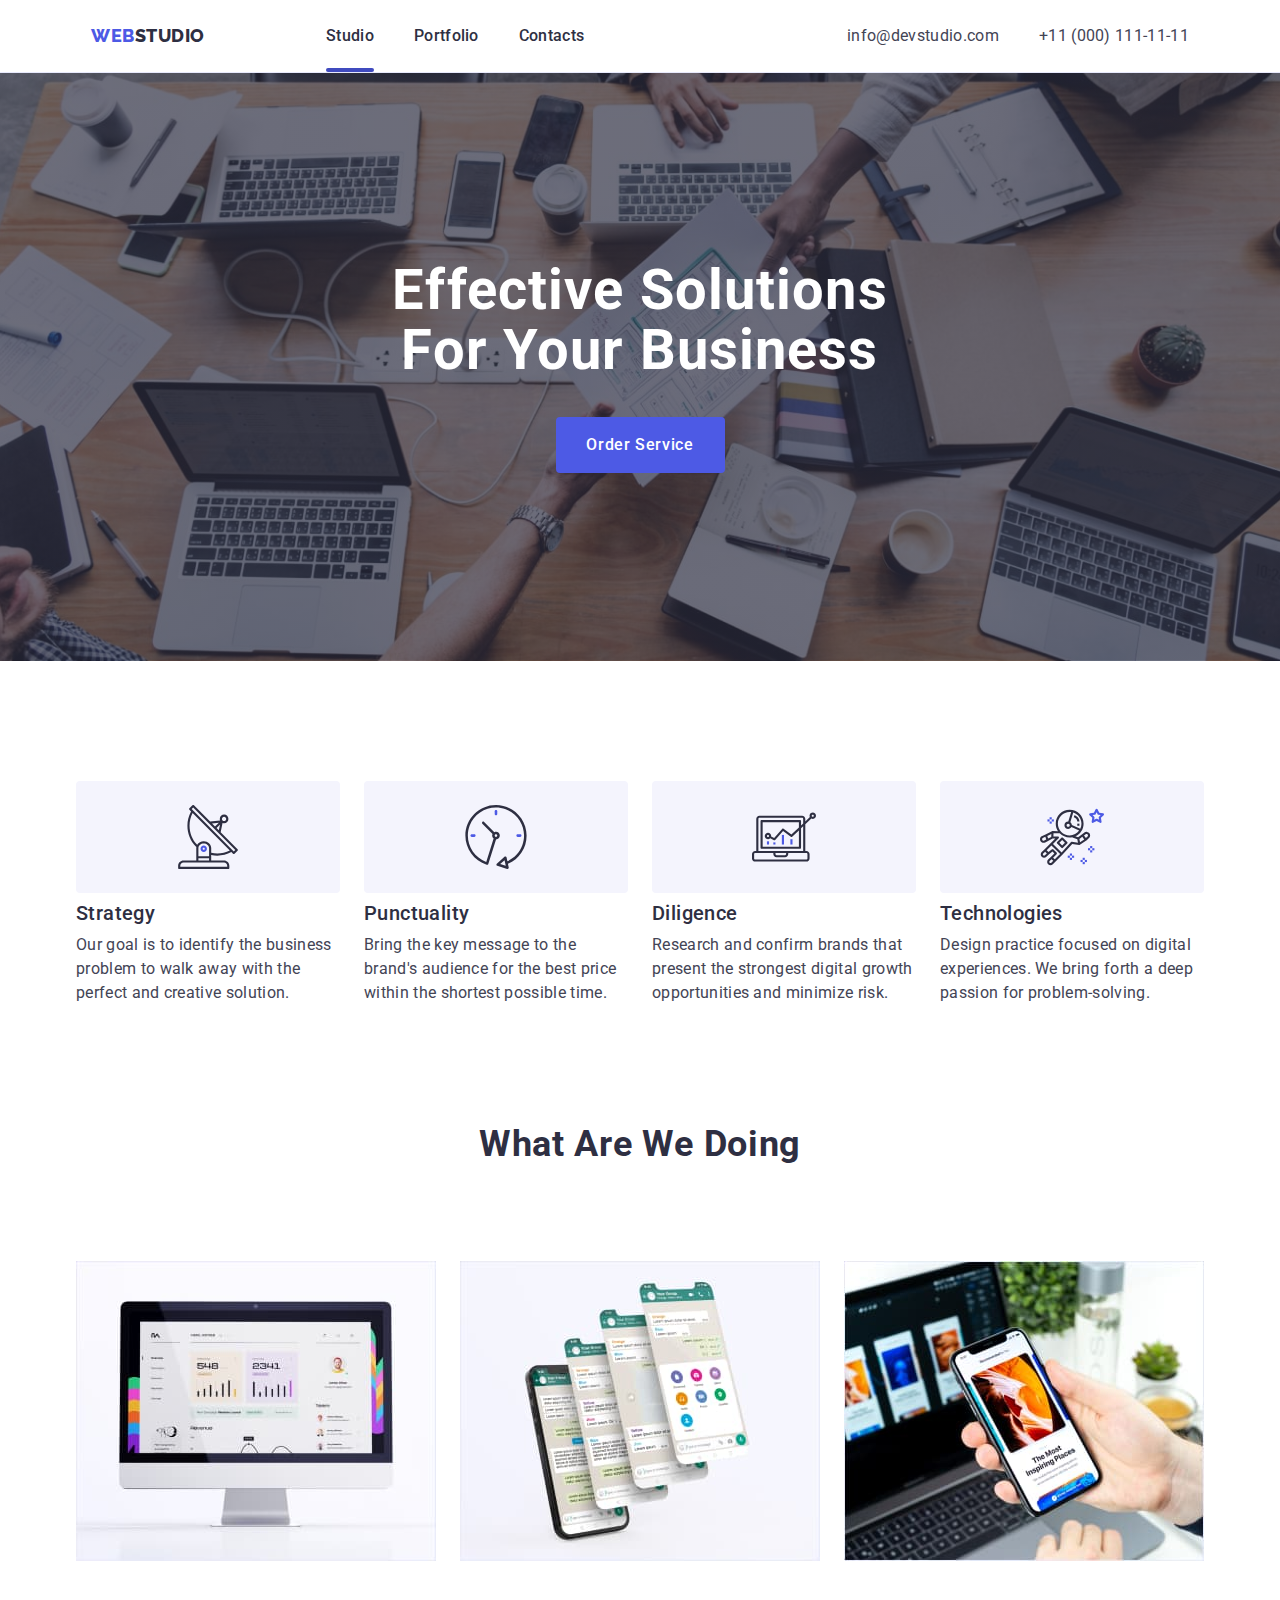
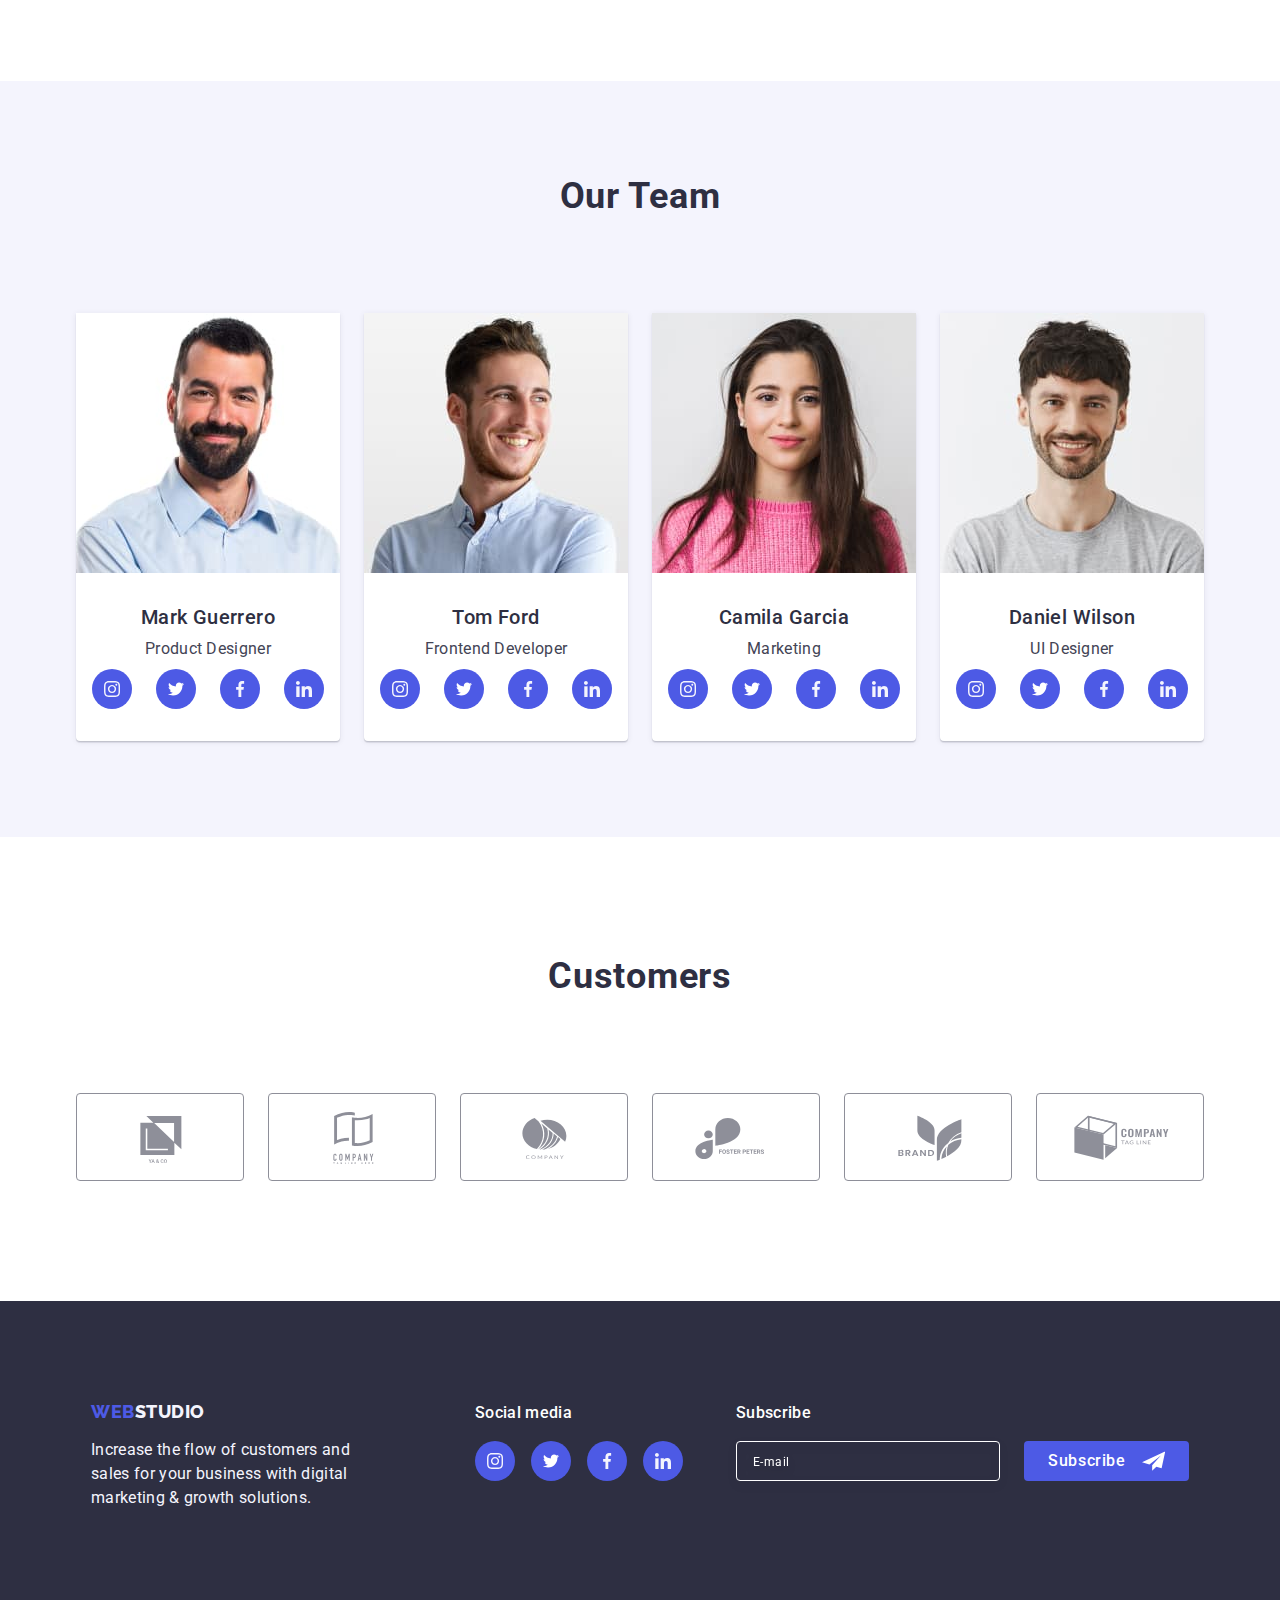
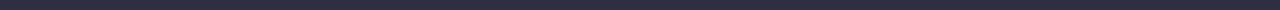
<file: index.html>
<!DOCTYPE html>
<html lang="en">
  <head>
    <meta charset="UTF-8" />
    <meta http-equiv="X-UA-Compatible" content="IE=edge" />
    <meta name="viewport" content="width=device-width, initial-scale=1.0" />
    <link rel="preconnect" href="https://fonts.googleapis.com" />
    <link rel="preconnect" href="https://fonts.gstatic.com" crossorigin />
    <link
      href="https://fonts.googleapis.com/css2?family=Raleway:wght@800&family=Roboto:wght@400;500;700;900&display=swap"
      rel="stylesheet"
    />
    <link
      rel="stylesheet"
      href="https://cdn.jsdelivr.net/npm/modern-normalize@1.0.0/modern-normalize.min.css"
    />
    <link rel="stylesheet" href="./css/styles.css" />
    <link rel="stylesheet" href="./css/media.css" />
    <title>Document</title>
  </head>
  <body>
    <header>
      <div class="container-header container">
        <nav class="page-nav">
          <div class="container-button-menu">
            <a href="./index.html" class="logo link"
              >Web<span class="logo-studio">Studio</span>
            </a>
            <button type="submit" class="button-menu" data-mob-open>
              <svg class="button-menu-icon" width="32" height="22">
                <use href="./images/sprite.svg#round-menu"></use>
              </svg>
            </button>
          </div>
          <ul class="list menu">
            <li class="list link">
              <a class="link-header link active" href="./index.html">Studio</a>
            </li>
            <li class="list link">
              <a href="./portfolio.html" class="link-header link">Portfolio</a>
            </li>
            <li class="list link">
              <a class="link-header link" href="">Contacts</a>
            </li>
          </ul>
        </nav>
        <address class="address-phone-mail">
          <ul class="list address-list">
            <li class="list link">
              <a href="mailto:info@devstudio.com" class="link-address address link"
                >info@devstudio.com</a
              >
            </li>
            <li class="list link">
              <a href="tel:+110001111111" class="address link"
                >+11 (000) 111-11-11</a
              >
            </li>
          </ul>
        </address>
      </div>
      <div class="mob-menu is-hidden" data-mob>
        <div>
          <button type="button" class="mob-close-btn" data-mob-close>
            <svg class="mob-close-icon" width="8" height="8">
              <use href="./images/sprite.svg#close"></use>
            </svg>
          </button>
          <nav>
            <ul class="list mob-menu-list">
              <li class="list link menu-link">
                <a class="mob-link-header link active" href="./index.html"
                  >Studio</a
                >
              </li>
              <li class="list link menu-link">
                <a href="./portfolio.html" class="mob-link-header link"
                  >Portfolio</a
                >
              </li>
              <li class="list link menu-link">
                <a class="mob-link-header link" href="">Contacts</a>
              </li>
            </ul>
          </nav>
        </div>
        <div>
          <address class="mob-address">
            <ul class="list mob-address-list">
              <li class="list link">
                <a href="tel:+110001111111" class="address phone-link link"
                  >+11 (000) 111-11-11</a
                >
              </li>
              <li class="list link">
                <a href="mailto:info@devstudio.com" class="address-link link"
                  >info@devstudio.com</a
                >
              </li>
            </ul>
          </address>
          <ul class="list mobile-list social-list">
            <li class="networks-item mobile-item">
              <a href="" class="networks-link">
                <svg class="icon-networks" width="16" height="16">
                  <use href="./images/sprite.svg#instagram"></use>
                </svg>
              </a>
            </li>
            <li class="networks-item mobile-item">
              <a href="" class="networks-link">
                <svg class="icon-networks" width="16" height="16">
                  <use href="./images/sprite.svg#twitter"></use>
                </svg>
              </a>
            </li>
            <li class="networks-item mobile-item">
              <a href="" class="networks-link">
                <svg class="icon-networks" width="16" height="16">
                  <use href="./images/sprite.svg#facebook"></use>
                </svg>
              </a>
            </li>
            <li class="networks-item mobile-item">
              <a href="" class="networks-link">
                <svg class="icon-networks" width="16" height="16">
                  <use href="./images/sprite.svg#linkedin"></use>
                </svg>
              </a>
            </li>
          </ul>
        </div>
      </div>
    </header>
    <main>
      <section class="hero-section background">
        <div class="container">
          <h1 class="hero">Effective Solutions for Your Business</h1>
          <button type="button" class="button-hero" data-modal-open>
            Order Service
          </button>
        </div>
      </section>
      <!--***********features section ----------------------->
      <section class="features-section">
        <div class="container">
          <h2 hidden class="features">Features</h2>
          <ul class="list features-list">
            <li class="list list-features">
              <div class="container-icon">
                <svg class="format-icon" width="64" height="64">
                  <use href="./images/sprite.svg#antenna"></use>
                </svg>
              </div>

              <h3 class="features-title">Strategy</h3>
              <p class="features-text">
                Our goal is to identify the business problem to walk away with
                the perfect and creative solution.
              </p>
            </li>
            <li class="list list-features">
              <div class="container-icon">
                <svg class="format-icon" width="64" height="64">
                  <use href="./images/sprite.svg#clock"></use>
                </svg>
              </div>

              <h3 class="features-title">Punctuality</h3>
              <p class="features-text">
                Bring the key message to the brand's audience for the best price
                within the shortest possible time.
              </p>
            </li>
            <li class="list list-features">
              <div class="container-icon">
                <svg class="format-icon" width="64" height="64">
                  <use href="./images/sprite.svg#diagram"></use>
                </svg>
              </div>
              <h3 class="features-title">Diligence</h3>
              <p class="features-text">
                Research and confirm brands that present the strongest digital
                growth opportunities and minimize risk.
              </p>
            </li>
            <li class="list list-features">
              <div class="container-icon">
                <svg class="format-icon" width="64" height="64">
                  <use href="./images/sprite.svg#astronaut"></use>
                </svg>
              </div>
              <h3 class="features-title">Technologies</h3>
              <p class="features-text">
                Design practice focused on digital experiences. We bring forth a
                deep passion for problem-solving.
              </p>
            </li>
          </ul>
        </div>
      </section>
      <section class="white-section">
        <div class="container">
          <h2 class="caption-section">What are we doing</h2>
          <ul class="list list-container">
            <li class="list">
              <img
                src="./images/img-1.jpg"
                srcset="./images/Rectangle71-2x--min.jpg 2x"
                width="360"
                alt="monitor with content"
              />
            </li>
            <li class="list">
              <img
                src="./images/img-2.jpg"
                srcset="./images/Rectangle71-2x-1-min.jpg 2x"
                width="360"
                alt="a phone with a WhatsApp image"
              />
            </li>
            <li class="list">
              <img
                src="./images/img-3.jpg"
                srcset="./images/Rectangle71-2x-2-min.jpg 2x"
                width="360"
                alt="phone and computer"
              />
            </li>
          </ul>
        </div>
      </section>
      <!--! /*!============ Our Team=============== */ -->
      <section class="section-team">
        <div class="our-team container">
          <h2 class="caption-section">Our Team</h2>
          <ul class="list card-set">
            <li class="list team-background border-shadow">
              <img
                src="./images/photo-3.jpg"
                srcset="./images/img-2x-3-min.jpg 2x"
                width="264"
                alt="Mark Guerrero Product Designer"
              />
              <div class="card-height">
                <h3 class="title-name">Mark Guerrero</h3>
                <p class="position">Product Designer</p>
                <ul class="list social-list">
                  <li class="networks-item">
                    <a href="" class="networks-link">
                      <svg class="icon-networks" width="16" height="16">
                        <use href="./images/sprite.svg#instagram"></use>
                      </svg>
                    </a>
                  </li>
                  <li class="networks-item">
                    <a href="" class="networks-link">
                      <svg class="icon-networks" width="16" height="16">
                        <use href="./images/sprite.svg#twitter"></use>
                      </svg>
                    </a>
                  </li>
                  <li class="networks-item">
                    <a href="" class="networks-link">
                      <svg class="icon-networks" width="16" height="16">
                        <use href="./images/sprite.svg#facebook"></use>
                      </svg>
                    </a>
                  </li>
                  <li class="networks-item">
                    <a href="" class="networks-link">
                      <svg class="icon-networks" width="16" height="16">
                        <use href="./images/sprite.svg#linkedin"></use>
                      </svg>
                    </a>
                  </li>
                </ul>
              </div>
            </li>
            <li class="list team-background border-shadow">
              <img
                src="./images/photo-2.jpg"
                srcset="./images/img-2x-2-min.jpg 2x"
                width="264"
                alt="Tom Ford Frontend Developer"
              />
              <div class="card-height">
                <h3 class="title-name">Tom Ford</h3>
                <p class="position">Frontend Developer</p>
                <ul class="list social-list">
                  <li class="networks-item">
                    <a href="" class="networks-link">
                      <svg class="icon-networks" width="16" height="16">
                        <use href="./images/sprite.svg#instagram"></use>
                      </svg>
                    </a>
                  </li>
                  <li class="networks-item">
                    <a href="" class="networks-link">
                      <svg class="icon-networks" width="16" height="16">
                        <use href="./images/sprite.svg#twitter"></use>
                      </svg>
                    </a>
                  </li>
                  <li class="networks-item">
                    <a href="" class="networks-link">
                      <svg class="icon-networks" width="16" height="16">
                        <use href="./images/sprite.svg#facebook"></use>
                      </svg>
                    </a>
                  </li>
                  <li class="networks-item">
                    <a href="" class="networks-link">
                      <svg class="icon-networks" width="16" height="16">
                        <use href="./images/sprite.svg#linkedin"></use>
                      </svg>
                    </a>
                  </li>
                </ul>
              </div>
            </li>
            <li class="list team-background border-shadow">
              <img
                src="./images/photo-1.jpg"
                srcset="./images/img-2x-1-min.jpg 2x"
                width="264"
                alt="Camila Garcia Marketing"
              />
              <div class="card-height">
                <h3 class="title-name">Camila Garcia</h3>
                <p class="position">Marketing</p>
                <ul class="list social-list">
                  <li class="networks-item">
                    <a href="" class="networks-link">
                      <svg class="icon-networks" width="16" height="16">
                        <use href="./images/sprite.svg#instagram"></use>
                      </svg>
                    </a>
                  </li>
                  <li class="networks-item">
                    <a href="" class="networks-link">
                      <svg class="icon-networks" width="16" height="16">
                        <use href="./images/sprite.svg#twitter"></use>
                      </svg>
                    </a>
                  </li>
                  <li class="networks-item">
                    <a href="" class="networks-link">
                      <svg class="icon-networks" width="16" height="16">
                        <use href="./images/sprite.svg#facebook"></use>
                      </svg>
                    </a>
                  </li>
                  <li class="networks-item">
                    <a href="" class="networks-link">
                      <svg class="icon-networks" width="16" height="16">
                        <use href="./images/sprite.svg#linkedin"></use>
                      </svg>
                    </a>
                  </li>
                </ul>
              </div>
            </li>
            <li class="list team-background border-shadow">
              <img
                src="./images/photo.jpg"
                width="264"
                alt="Daniel Wilson UI Designer"
              />
              <div class="card-height">
                <h3 class="title-name">Daniel Wilson</h3>
                <p class="position">UI Designer</p>
                <ul class="list social-list">
                  <li class="networks-item">
                    <a href="" class="networks-link">
                      <svg class="icon-networks" width="16" height="16">
                        <use href="./images/sprite.svg#instagram"></use>
                      </svg>
                    </a>
                  </li>
                  <li class="networks-item">
                    <a href="" class="networks-link">
                      <svg class="icon-networks" width="16" height="16">
                        <use href="./images/sprite.svg#twitter"></use>
                      </svg>
                    </a>
                  </li>
                  <li class="networks-item">
                    <a href="" class="networks-link">
                      <svg class="icon-networks" width="16" height="16">
                        <use href="./images/sprite.svg#facebook"></use>
                      </svg>
                    </a>
                  </li>
                  <li class="networks-item">
                    <a href="" class="networks-link">
                      <svg class="icon-networks" width="16" height="16">
                        <use href="./images/sprite.svg#linkedin"></use>
                      </svg>
                    </a>
                  </li>
                </ul>
              </div>
            </li>
          </ul>
        </div>
      </section>
      <!--! /*!+++++++++++++++ CUSTOMERS++++++++++++++++++======= */ -->
      <section class="customers-section">
        <div class="container customers-container">
          <h2 class="caption-section">Customers</h2>
          <ul class="customers-list list">
            <li class="customers-item">
              <a href="" class="customers-link">
                <svg class="customers-icon" width="104" height="56">
                  <use href="./images/sprite.svg#Logo"></use>
                </svg>
              </a>
            </li>
            <li class="customers-item">
              <a href="" class="customers-link">
                <svg class="customers-icon" width="104" height="56">
                  <use href="./images/sprite.svg#Logo-1"></use>
                </svg>
              </a>
            </li>
            <li class="customers-item">
              <a href="" class="customers-link">
                <svg class="customers-icon" width="104" height="56">
                  <use href="./images/sprite.svg#Logo-2"></use>
                </svg>
              </a>
            </li>
            <li class="customers-item">
              <a href="" class="customers-link">
                <svg class="customers-icon" width="104" height="56">
                  <use href="./images/sprite.svg#Logo-3"></use>
                </svg>
              </a>
            </li>
            <li class="customers-item">
              <a href="" class="customers-link">
                <svg class="customers-icon" width="104" height="56">
                  <use href="./images/sprite.svg#Logo-4"></use>
                </svg>
              </a>
            </li>
            <li class="customers-item">
              <a href="" class="customers-link">
                <svg class="customers-icon" width="104" height="56">
                  <use href="./images/sprite.svg#Logo-5"></use>
                </svg>
              </a>
            </li>
          </ul>
        </div>
      </section>
    </main>
    <!--!!!!!!!!!!!!!!!!!!!!! footer !!!!!!!!!!!!!!!!!!!!!!!!!!!!!!!!!-->
    <footer class="footer">
      <div class="container footer-position">
        <div class="footer-logo-container">
          <a href="./index.html" class="logo-footer link"
            >Web<span class="logo-studio-footer">Studio</span></a
          >
          <p class="text-footer">
            Increase the flow of customers and sales for your business with
            digital marketing & growth solutions.
          </p>
        </div>
        <div class="footer-networks">
          <p class="text-networks">Social media</p>
          <ul class="list social-list social-item">
            <li class="networks-item">
              <a href="" class="networks-link link-footer">
                <svg class="icon-networks" width="16" height="16">
                  <use href="./images/sprite.svg#instagram"></use>
                </svg>
              </a>
            </li>
            <li class="networks-item">
              <a href="" class="networks-link link-footer">
                <svg class="icon-networks" width="16" height="16">
                  <use href="./images/sprite.svg#twitter"></use>
                </svg>
              </a>
            </li>
            <li class="networks-item">
              <a href="" class="networks-link link-footer">
                <svg class="icon-networks" width="16" height="16">
                  <use href="./images/sprite.svg#facebook"></use>
                </svg>
              </a>
            </li>
            <li class="networks-item">
              <a href="" class="networks-link link-footer">
                <svg class="icon-networks" width="16" height="16">
                  <use href="./images/sprite.svg#linkedin"></use>
                </svg>
              </a>
            </li>
          </ul>
        </div>
        <div class="subscribe-container">
          <p class="subscribe-title">Subscribe</p>
          <form action="" class="subscribe-form">
            <input
              id="email"
              type="email"
              name="email"
              placeholder="E-mail"
              class="subscribe-email"
              required
            />
            <button type="submit" class="subscribe-button">
              <span class="subscribe-button-text"
                >Subscribe<svg
                  class="email-icon-subscribe"
                  width="24"
                  height="24"
                >
                  <use href="./images/icons.svg#telegram"></use>
                </svg>
              </span>
            </button>
          </form>
        </div>
      </div>
    </footer>
    <div class="backdrop is-hidden" data-modal>
      <div class="modal">
        <button type="button" class="modal-close-btn" data-modal-close>
          <svg class="modal-close-icon" width="8" height="8">
            <use href="./images/sprite.svg#close"></use>
          </svg>
        </button>
        <div class="container-form-modal">
          <p class="modal-title">
            Leave your contacts and we will call you back
          </p>
          <form action="" class="modal-form">
            <div class="user-info">
              <label for="user-name">
                <p class="text-form-modal">Name</p></label
              >
              <div class="input-container">
                <input
                  type="text"
                  id="user-name"
                  name="user-name"
                  class="modal-input"
                  required
                /><svg class="modal-icon" width="18" height="18">
                  <use href="./images/icons.svg#person-black"></use>
                </svg>
              </div>

              <label for="user-tel"><p class="text-form-modal">Phone</p></label>
              <div class="input-container">
                <input
                  id="user-tel"
                  type="tel"
                  name="user-tel"
                  class="modal-input"
                  required
                />
                <svg class="modal-icon" width="18" height="24">
                  <use href="./images/icons.svg#phone-black"></use>
                </svg>
              </div>
              <label for="user-email"
                ><p class="text-form-modal">Email</p></label
              >
              <div class="input-container">
                <input
                  id="user-email"
                  type="email"
                  name="user-email"
                  class="modal-input"
                  required
                />
                <svg class="modal-icon" width="18" height="24">
                  <use href="./images/icons.svg#email-black"></use>
                </svg>
              </div>

              <label for="user-text"
                ><p class="text-form-modal">Comment</p>
              </label>
              <textarea
                name="user-text"
                id="user-text"
                class="modal-textarea modal-input"
                placeholder="Text input"
              ></textarea>
            </div>
            <div>
              <label class="modal-checkbox">
                <div class="fake-checkbox">
                  <input type="checkbox" name="confirm" class="confirm-check" />
                  <svg class="mark-icon" width="10" heigth="8">
                    <use href="./images/icons.svg#mark"></use>
                  </svg>
                </div>
                <p class="text-form-modal text-policy">
                  I accept the terms and conditions of the
                  <a href="#" class="link-policy">Privacy Policy</a>
                </p></label
              >
            </div>
            <div class="modal-button-send">
              <button type="submit" class="button-send">Send</button>
            </div>
          </form>
        </div>
      </div>
    </div>
    <script src="./js/modal.js"></script>
    <script src="./js/mobile-menu.js"></script>
  </body>
</html>
</file>
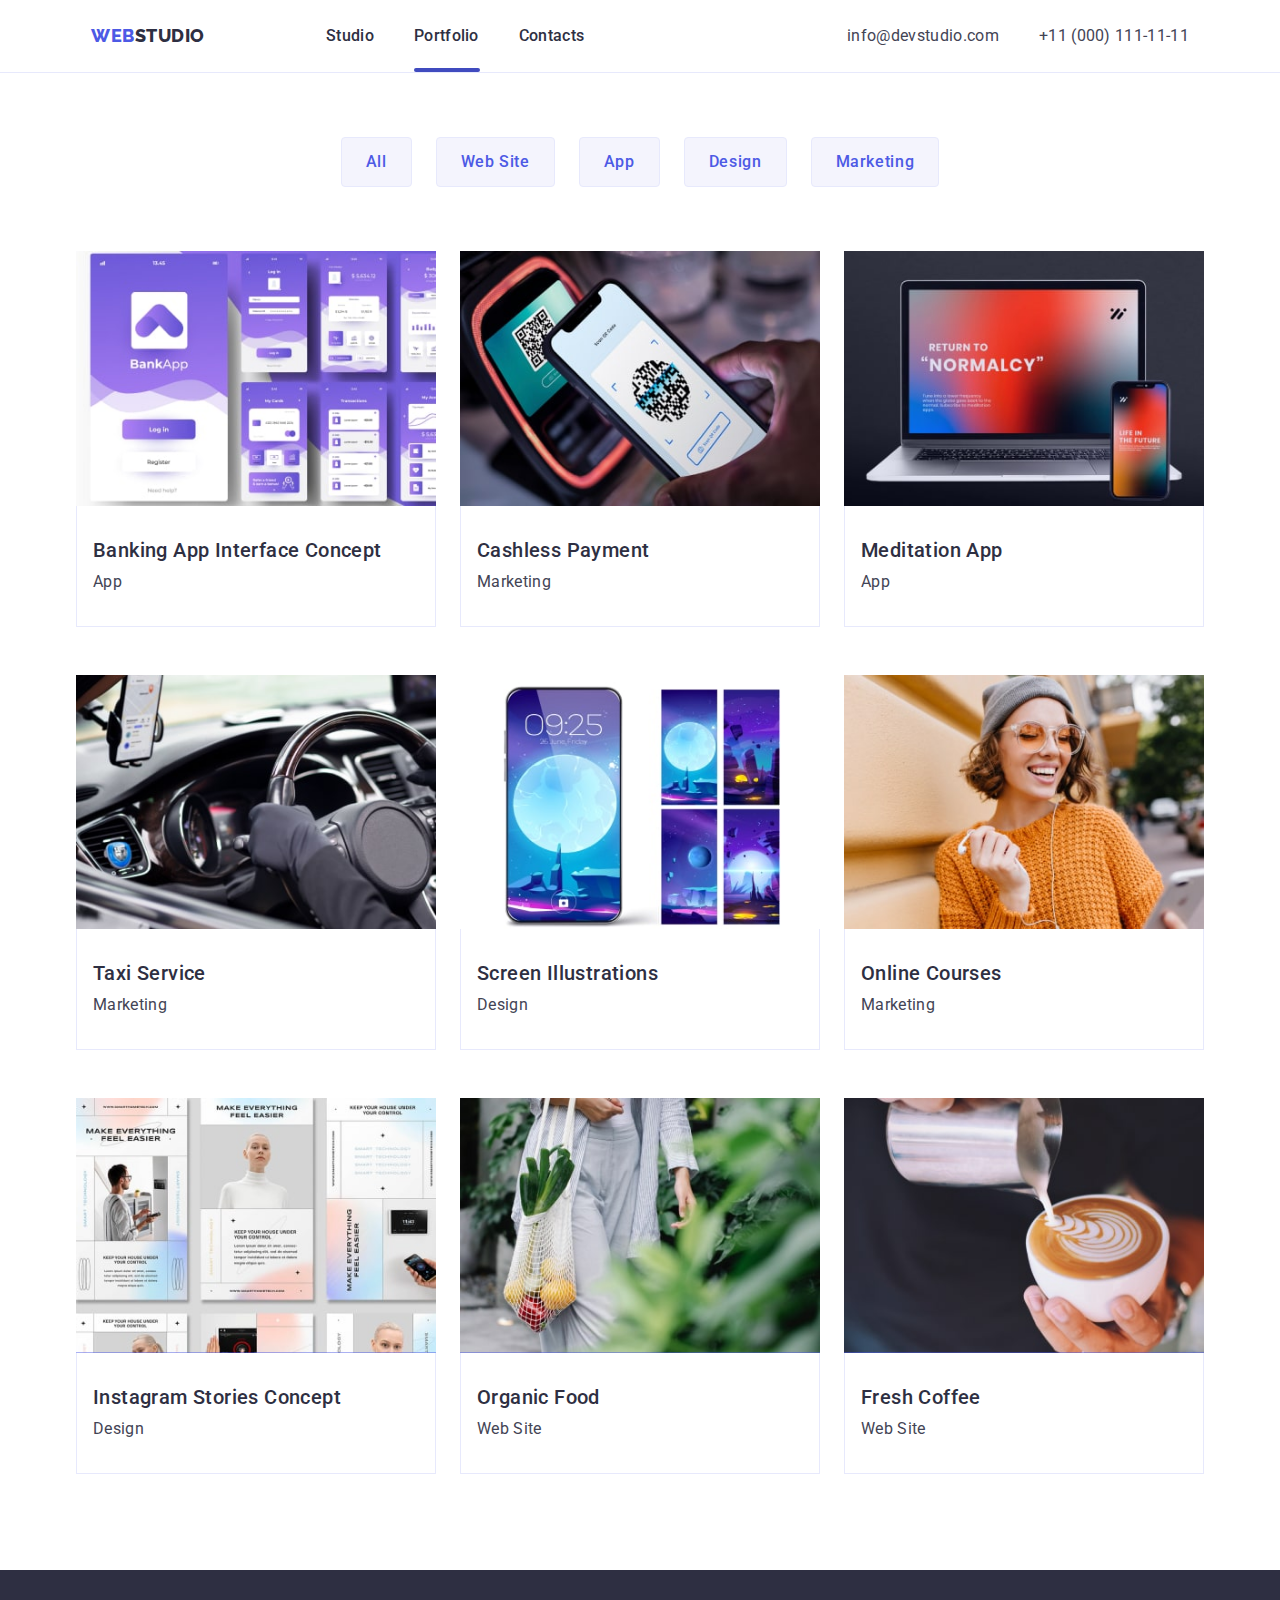
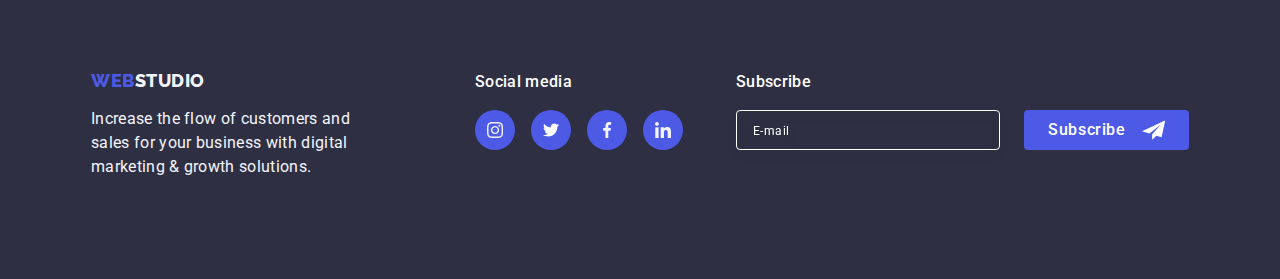
<file: portfolio.html>
<!DOCTYPE html>
<html lang="en">
  <head>
    <meta charset="UTF-8" />
    <meta http-equiv="X-UA-Compatible" content="IE=edge" />
    <meta name="viewport" content="width=device-width, initial-scale=1.0" />
    <link rel="preconnect" href="https://fonts.googleapis.com" />
    <link rel="preconnect" href="https://fonts.gstatic.com" crossorigin />
    <link
      href="https://fonts.googleapis.com/css2?family=Raleway:wght@800&family=Roboto:wght@400;500;700;900&display=swap"
      rel="stylesheet"
    />
    <link
      rel="stylesheet"
      href="https://cdn.jsdelivr.net/npm/modern-normalize@1.0.0/modern-normalize.min.css"
    />
    <link rel="stylesheet" href="./css/styles.css" />
    <link rel="stylesheet" href="./css/media.css" />
    <title>Document</title>
  </head>
  <body>
    <header>
      <div class="container-header container">
        <nav class="page-nav">
          <div class="container-button-menu">
            <a href="./index.html" class="logo link"
              >Web<span class="logo-studio">Studio</span>
            </a>
            <button type="submit" class="button-menu" data-mob-open>
              <svg class="button-menu-icon" width="32" height="22">
                <use href="./images/sprite.svg#round-menu"></use>
              </svg>
            </button>
          </div>
          <ul class="list menu">
            <li class="list link">
              <a class="link-header link" href="./index.html">Studio</a>
            </li>
            <li class="list link">
              <a
                href="./portfolio.html"
                class="link-header active-portfolio active link"
                >Portfolio</a
              >
            </li>
            <li class="list link">
              <a class="link-header link" href="">Contacts</a>
            </li>
          </ul>
        </nav>
        <address class="address-phone-mail">
          <ul class="list address-list">
            <li class="list link">
              <a href="mailto:info@devstudio.com" class="address link"
                >info@devstudio.com</a
              >
            </li>
            <li class="list link">
              <a href="tel:+110001111111" class="address link"
                >+11 (000) 111-11-11</a
              >
            </li>
          </ul>
        </address>
      </div>
      <div class="mob-menu is-hidden" data-mob>
        <div>
          <button type="button" class="mob-close-btn" data-mob-close>
            <svg class="mob-close-icon" width="8" height="8">
              <use href="./images/sprite.svg#close"></use>
            </svg>
          </button>
          <nav>
            <ul class="list mob-menu-list">
              <li class="list link menu-link">
                <a class="mob-link-header link" href="./index.html">Studio</a>
              </li>
              <li class="list link menu-link">
                <a href="./portfolio.html" class="mob-link-header link active"
                  >Portfolio</a
                >
              </li>
              <li class="list link menu-link">
                <a class="mob-link-header link" href="">Contacts</a>
              </li>
            </ul>
          </nav>
        </div>
        <div>
          <address class="mob-address">
            <ul class="list mob-address-list">
              <li class="list link">
                <a href="tel:+110001111111" class="address phone-link link"
                  >+11 (000) 111-11-11</a
                >
              </li>
              <li class="list link">
                <a href="mailto:info@devstudio.com" class="address-link link"
                  >info@devstudio.com</a
                >
              </li>
            </ul>
          </address>
          <ul class="list mobile-list social-list">
            <li class="networks-item mobile-item">
              <a href="" class="networks-link">
                <svg class="icon-networks" width="16" height="16">
                  <use href="./images/sprite.svg#instagram"></use>
                </svg>
              </a>
            </li>
            <li class="networks-item mobile-item">
              <a href="" class="networks-link">
                <svg class="icon-networks" width="16" height="16">
                  <use href="./images/sprite.svg#twitter"></use>
                </svg>
              </a>
            </li>
            <li class="networks-item mobile-item">
              <a href="" class="networks-link">
                <svg class="icon-networks" width="16" height="16">
                  <use href="./images/sprite.svg#facebook"></use>
                </svg>
              </a>
            </li>
            <li class="networks-item mobile-item">
              <a href="" class="networks-link">
                <svg class="icon-networks" width="16" height="16">
                  <use href="./images/sprite.svg#linkedin"></use>
                </svg>
              </a>
            </li>
          </ul>
        </div>
      </div>
    </header>
    <main>
      <section class="list section-portfolio">
        <div class="container">
          <h1 hidden class="portfolio">Portfolio</h1>
          <ul class="list link container-list">
            <li class="list link">
              <button type="button" class="button-list">All</button>
            </li>
            <li class="list">
              <button type="button" class="button-list">Web Site</button>
            </li>
            <li class="list">
              <button type="button" class="button-list">App</button>
            </li>
            <li class="list">
              <button type="button" class="button-list">Design</button>
            </li>
            <li class="list">
              <button type="button" class="button-list">Marketing</button>
            </li>
          </ul>
           
            <ul class="about list">
              <li class="list border-about link-shadow">
                <a href="" class="link focus link-overlay">
                  <div class="overlay-container">
                    <picture>
                      <source
                        media="(min-width: 428px)"
                        srcset="
                          ./images/img-mob-1x--min.jpg 1x,
                          ./images/img-mob-2x--min.jpg 2x
                        "
                      />
                      <source
                        media="(min-width: 768px)"
                        srcset="
                          ./images/img-tab-1x--min.jpg 1x,
                          ./images/img-tab-2x--min.jpg 2x
                        "
                      />
                      <source
                        media="(min-width: 1158px)"
                        srcset="
                          ./images/img-dec-1x--min.jpg 1x,
                          ./images/img-dec-2x--min.jpg 2x
                        "
                      />
                      <img
                        src="./images/banking.jpg"
                        width="360"
                        height="300"
                        alt="Banking App Interface Concept"
                      />
                    </picture>

                    <p class="overlay">
                      14 Stylish and User-Friendly App Design Concepts · Task
                      Manager App · Calorie Tracker App · Exotic Fruit Ecommerce
                      App · Cloud Storage App
                    </p>
                  </div>
                  <div class="card-text link-shadow-focus">
                    <h2 class="button-title">Banking App Interface Concept</h2>
                    <p class="button-text">App</p>
                  </div></a
                >
              </li>
              <li class="list border-about link-shadow">
                <a href="" class="link focus link-overlay">
                  <div class="overlay-container">
                    <picture>
                      <source
                        media="(min-width: 428px)"
                        srcset="
                          ./images/img-1-mob-1x--min.jpg 1x,
                          ./images/img-1-mob-2x--min.jpg 2x
                        "
                      />
                      <source
                        media="(min-width: 768px)"
                        srcset="
                          ./images/img-1-tab-1x--min.jpg 1x,
                          ./images/img-1-tab-2x--min.jpg 2x
                        "
                      />
                      <source
                        media="(min-width: 1158px)"
                        srcset="
                          ./images/img-1-dec-1x-min.jpg 1x,
                          ./images/img-1-dec-2x-min.jpg 2x
                        "
                      />
                      <img
                        src="./images/payment.jpg"
                        width="360"
                        height="300"
                        alt="Cashless Payment"
                      />
                    </picture>

                    <p class="overlay">
                      14 Stylish and User-Friendly App Design Concepts · Task
                      Manager App · Calorie Tracker App · Exotic Fruit Ecommerce
                      App · Cloud Storage App
                    </p>
                  </div>

                  <div class="card-text">
                    <h2 class="button-title">Cashless Payment</h2>
                    <p class="button-text">Marketing</p>
                  </div></a
                >
              </li>
              <li class="list border-about link-shadow">
                <a href="" class="link focus link-overlay">
                  <div class="overlay-container">
                    <picture>
                      <source
                        media="(min-width: 428px)"
                        srcset="
                          ./images/img-2-mob-1x--min.jpg 1x,
                          ./images/img-2-mob-2x--min.jpg 2x
                        "
                      />
                      <source
                        media="(min-width: 768px)"
                        srcset="
                          ./images/img-2-tab-1x--min.jpg 1x,
                          ./images/img-2-tab-2x--min.jpg 2x
                        "
                      />
                      <source
                        media="(min-width: 1158px)"
                        srcset="
                          ./images/img-2-dec-1x--min.jpg 1x,
                          ./images/img-2-dec-2x--min.jpg 2x
                        "
                      />
                      <img
                        src="./images/meditation.jpg"
                        width="360"
                        height="300"
                        alt="Meditation App"
                      />
                    </picture>

                    <p class="overlay">
                      14 Stylish and User-Friendly App Design Concepts · Task
                      Manager App · Calorie Tracker App · Exotic Fruit Ecommerce
                      App · Cloud Storage App
                    </p>
                  </div>

                  <div class="card-text">
                    <h2 class="button-title">Meditation App</h2>
                    <p class="button-text">App</p>
                  </div></a
                >
              </li>
              <li class="list border-about link-shadow">
                <a href="" class="link focus link-overlay">
                  <div class="overlay-container">
                    <picture>
                      <source
                        media="(min-width: 428px)"
                        srcset="
                          ./images/img-3-mob-1x--min.jpg 1x,
                          ./images/img-3-mob-2x--min.jpg 2x
                        "
                      />
                      <source
                        media="(min-width: 768px)"
                        srcset="
                          ./images/img-3-tab-1x--min.jpg 1x,
                          ./images/img-3-tab-2x--min.jpg 2x
                        "
                      />
                      <source
                        media="(min-width: 1158px)"
                        srcset="
                          ./images/img-3-dec-1x--min.jpg 1x,
                          ./images/img-3-dec-2x--min.jpg 2x
                        "
                      />
                      <img
                        src="./images/taxi.jpg"
                        width="360"
                        height="300"
                        alt="Taxi Service"
                      />
                    </picture>
                    <p class="overlay">
                      14 Stylish and User-Friendly App Design Concepts · Task
                      Manager App · Calorie Tracker App · Exotic Fruit Ecommerce
                      App · Cloud Storage App
                    </p>
                  </div>

                  <div class="card-text">
                    <h2 class="button-title">Taxi Service</h2>
                    <p class="button-text">Marketing</p>
                  </div></a
                >
              </li>
              <li class="list border-about link-shadow">
                <a href="" class="link focus link-overlay">
                  <div class="overlay-container">
                    <picture>
                      <source
                        media="(min-width: 428px)"
                        srcset="
                          ./images/img-4-mob-1x--min.jpg 1x,
                          ./images/img-4-mob-2x--min.jpg 2x
                        "
                      />
                      <source
                        media="(min-width: 768px)"
                        srcset="
                          ./images/img-4-tab-1x--min.jpg 1x,
                          ./images/img-4-tab-2x--min.jpg 2x
                        "
                      />
                      <source
                        media="(min-width: 1158px)"
                        srcset="
                          ./images/img-4-dec-1x--min.jpg 1x,
                          ./images/img-4-dec-2x--min.jpg 2x
                        "
                      />
                      <img
                        src="./images/screen.jpg"
                        width="360"
                        height="300"
                        alt="Screen Illustrations"
                      />
                    </picture>
                    <p class="overlay">
                      14 Stylish and User-Friendly App Design Concepts · Task
                      Manager App · Calorie Tracker App · Exotic Fruit Ecommerce
                      App · Cloud Storage App
                    </p>
                  </div>

                  <div class="card-text">
                    <h2 class="button-title">Screen Illustrations</h2>
                    <p class="button-text">Design</p>
                  </div></a
                >
              </li>
              <li class="list border-about link-shadow">
                <a href="" class="link focus link-overlay">
                  <div class="overlay-container">
                    <picture>
                      <source
                        media="(min-width: 428px)"
                        srcset="
                          ./images/img-5-mob-1x--min.jpg 1x,
                          ./images/img-5-mob-2x--min.jpg 2x
                        "
                      />
                      <source
                        media="(min-width: 768px)"
                        srcset="
                          ./images/img-5-tab-1x--min.jpg 1x,
                          ./images/img-5-tab-2x--min.jpg 2x
                        "
                      />
                      <source
                        media="(min-width: 1158px)"
                        srcset="
                          ./images/img-5-dec-1x--min.jpg 1x,
                          ./images/img-5-dec-2x--min.jpg 2x
                        "
                      />
                      <img
                        src="./images/courses.jpg"
                        width="360"
                        height="300"
                        alt="Online Courses"
                      />
                    </picture>
                    <p class="overlay">
                      14 Stylish and User-Friendly App Design Concepts · Task
                      Manager App · Calorie Tracker App · Exotic Fruit Ecommerce
                      App · Cloud Storage App
                    </p>
                  </div>

                  <div class="card-text">
                    <h2 class="button-title">Online Courses</h2>
                    <p class="button-text">Marketing</p>
                  </div></a
                >
              </li>
              <li class="list border-about link-shadow">
                <a href="" class="link focus link-overlay">
                  <div class="overlay-container">
                    <picture>
                      <source
                        media="(min-width: 428px)"
                        srcset="
                          ./images/img-6-mob-1x--min.jpg 1x,
                          ./images/img-6-mob-2x--min.jpg 2x
                        "
                      />
                      <source
                        media="(min-width: 768px)"
                        srcset="
                          ./images/img-6-tab-1x--min.jpg 1x,
                          ./images/img-6-tab-2x--min.jpg 2x
                        "
                      />
                      <source
                        media="(min-width: 1158px)"
                        srcset="
                          ./images/img-6-dec-1x--min.jpg 1x,
                          ./images/img-6-dec-2x--min.jpg 2x
                        "
                      />
                      <img
                        src="./images/instagram.jpg"
                        width="360"
                        height="300"
                        alt="Instagram Stories Concept"
                      />
                    </picture>
                    <p class="overlay">
                      14 Stylish and User-Friendly App Design Concepts · Task
                      Manager App · Calorie Tracker App · Exotic Fruit Ecommerce
                      App · Cloud Storage App
                    </p>
                  </div>

                  <div class="card-text">
                    <h2 class="button-title">Instagram Stories Concept</h2>
                    <p class="button-text">Design</p>
                  </div></a
                >
              </li>
              <li class="list border-about link-shadow">
                <a href="" class="link focus link-overlay">
                  <div class="overlay-container">
                    <picture>
                      <source
                        media="(min-width: 428px)"
                        srcset="
                          ./images/img-7-mob-1x--min.jpg 1x,
                          ./images/img-7-mob-2x--min.jpg 2x
                        "
                      />
                      <source
                        media="(min-width: 768px)"
                        srcset="
                          ./images/img-7-tab-1x--min.jpg 1x,
                          ./images/img-7-tab-2x--min.jpg 2x
                        "
                      />
                      <source
                        media="(min-width: 1158px)"
                        srcset="
                          ./images/img-7-dec-1x--min.jpg 1x,
                          ./images/img-7-dec-2x--min.jpg 2x
                        "
                      />
                      <img
                        src="./images/food.jpg"
                        width="360"
                        height="300"
                        alt="Organic Food"
                      />
                    </picture>
                    <p class="overlay">
                      14 Stylish and User-Friendly App Design Concepts · Task
                      Manager App · Calorie Tracker App · Exotic Fruit Ecommerce
                      App · Cloud Storage App
                    </p>
                  </div>

                  <div class="card-text">
                    <h2 class="button-title">Organic Food</h2>
                    <p class="button-text">Web Site</p>
                  </div></a
                >
              </li>
              <li class="list border-about link-shadow">
                <a href="" class="link focus link-overlay">
                  <div class="overlay-container">
                    <picture>
                      <source
                        media="(min-width: 428px)"
                        srcset="
                          ./images/img-8-mob-1x--min.jpg 1x,
                          ./images/img-8-mob-2x--min.jpg 2x
                        "
                      />
                      <source
                        media="(min-width: 768px)"
                        srcset="
                          ./images/img-8-tab-1x--min.jpg 1x,
                          ./images/img-8-tab-2x--min.jpg 2x
                        "
                      />
                      <source
                        media="(min-width: 1158px)"
                        srcset="
                          ./images/img-8-dec-1x--min.jpg 1x,
                          ./images/img-8-dec-2x--min.jpg 2x
                        "
                      />
                      <img
                        src="./images/coffee.jpg"
                        width="360"
                        height="300"
                        alt="Fresh Coffee"
                      />
                    </picture>
                    <p class="overlay">
                      14 Stylish and User-Friendly App Design Concepts · Task
                      Manager App · Calorie Tracker App · Exotic Fruit Ecommerce
                      App · Cloud Storage App
                    </p>
                  </div>

                  <div class="card-text">
                    <h2 class="button-title">Fresh Coffee</h2>
                    <p class="button-text">Web Site</p>
                  </div></a
                >
              </li>
            </ul>
          
        </div>
      </section>
    </main>
    <footer class="footer">
      <div class="container footer-position">
        <div class="footer-logo-container">
          <a href="./index.html" class="logo-footer link"
            >Web<span class="logo-studio-footer">Studio</span></a
          >
          <p class="text-footer">
            Increase the flow of customers and sales for your business with
            digital marketing & growth solutions.
          </p>
        </div>
        <div class="footer-networks">
          <p class="text-networks">Social media</p>
          <ul class="list social-list social-item">
            <li class="networks-item">
              <a href="" class="networks-link link-footer">
                <svg class="icon-networks" width="16" height="16">
                  <use href="./images/sprite.svg#instagram"></use>
                </svg>
              </a>
            </li>
            <li class="networks-item">
              <a href="" class="networks-link link-footer">
                <svg class="icon-networks" width="16" height="16">
                  <use href="./images/sprite.svg#twitter"></use>
                </svg>
              </a>
            </li>
            <li class="networks-item">
              <a href="" class="networks-link link-footer">
                <svg class="icon-networks" width="16" height="16">
                  <use href="./images/sprite.svg#facebook"></use>
                </svg>
              </a>
            </li>
            <li class="networks-item">
              <a href="" class="networks-link link-footer">
                <svg class="icon-networks" width="16" height="16">
                  <use href="./images/sprite.svg#linkedin"></use>
                </svg>
              </a>
            </li>
          </ul>
        </div>
        <div class="subscribe-container">
          <p class="subscribe-title">Subscribe</p>
          <form action="" class="subscribe-form">
            <input
              id="email"
              type="email"
              name="email"
              placeholder="E-mail"
              class="subscribe-email"
              required
            />
            <button type="submit" class="subscribe-button">
              <span class="subscribe-button-text"
                >Subscribe<svg
                  class="email-icon-subscribe"
                  width="24"
                  height="24"
                >
                  <use href="./images/icons.svg#telegram"></use>
                </svg>
              </span>
            </button>
          </form>
        </div>
      </div>
    </footer>
    <script src="./js/mobile-menu.js"></script>
  </body>
</html>
</file>
<file: css/styles.css>
:root {
  --primary-text-color-blue: #2e2f42;
  --secondary-text-color-white: #ffffff;
  --color-button-iris: #4d5ae5ff;
  --color-button-ocean: #404bbfff;
  --background-color-white: #ffffff;
  --color-text-slate: #434455ff;
  --color-cloud: #f4f4fdff;
}

body {
  font-family: 'Roboto', sans-serif;
  color: var(--color-text-slate, #434455);
  background-color: var(--background-color-white);
}
button {
  cursor: pointer;
}

h1,
h2,
h3,
h4,
h5,
p {
  margin-top: 0;
  margin-bottom: 0;
}
ul {
  margin-top: 0;
  margin-bottom: 0;
  padding-left: 0;
}
img {
  display: block;
  max-width: 100%;
  height: auto;
  width: 100%;
}
.container {
  width: 100%;
  margin-left: auto;
  margin-right: auto;
  padding-left: 16px;
  padding-right: 16px;
  /* outline: 2px solid red; */
}
/*! =======HEADER======== */
.container-header {
  display: flex;
  align-items: center;
  width: 320px;
  /* padding-top: 24px;
  padding-bottom: 24px; */
  padding: 24px 16px 22px 16px;
}
.container-button-menu {
  display: flex;
  justify-content: space-between;
  width: 288px;
}
.button-menu {
  display: flex;
  background-color: transparent;
  border: none;
  padding: 0;
  margin: 0;
}
header {
  border-bottom: 1px solid #e7e9fc;
}

.menu {
  display: none;
}
.address-phone-mail {
  display: none;
}
.logo,
.logo-studio {
  font-family: 'Raleway', sans-serif;
  font-style: normal;
  font-weight: 800;
  font-size: 18px;
  line-height: 1.17;
  text-transform: uppercase;
  letter-spacing: 0.03em;
  color: var(--color-button-iris);
  transition-duration: 250ms;
  transition-timing-function: cubic-bezier(0.4, 0, 0.2, 1);
}

.link {
  text-decoration: none;
}
.logo-studio {
  color: var(--primary-text-color-blue, #2e2f42);
}
.logo:hover,
.logo:focus {
  color: var(--color-button-iris);
}
.logo-web {
  color: var(--color-button-iris);
}

.list {
  list-style: none;
}
/*!(((((((( mobile menu ))))))))))*/
.mob-menu {
  position: fixed;
  top: 0;
  width: 100vw;
  height: 100vh;
  background-color: #fff;
  padding: 24px 24px 40px 40px;
  display: flex;
  flex-direction: column;
  justify-content: space-between;
  z-index: 100;
}
.mob-menu.is-hidden {
  opacity: 0;
  visibility: hidden;
  pointer-events: none;
}

.mob-close-btn {
  display: block;
  margin-left: auto;
  margin-bottom: 32px;
  width: 24px;
  height: 24px;
  border-radius: 50%;
  border-color: rgba(46, 47, 66, 0.1);
  border-style: solid;
  border-width: 1px;
  background: #e7e9fc;
  fill: var(--primary-text-color-blue);
}
.mob-close-icon {
  display: block;
  margin: auto;
}

.mob-link-header {
  font-weight: 700;
  font-size: 36px;
  line-height: 1.1;
  letter-spacing: 0.02em;
  text-transform: capitalize;
  color: #2e2f42;
  transition-property: color;
  transition-duration: 250ms;
  transition-timing-function: cubic-bezier(0.4, 0, 0.2, 1);
  color: var(--primary-text-color-blue, #2e2f42);
}
.mob-link-header:focus {
  color: var(--color-button-ocean, #404bbf);
}

.menu-link:not(:last-child) {
  margin-bottom: 40px;
}
.phone-link {
  font-style: normal;
  display: block;
  font-weight: 700;
  font-size: 36px;
  line-height: 1.1;
  letter-spacing: 0.02em;
  text-transform: capitalize;
  color: #2e2f42;
  margin-bottom: 40px;
  transition-property: color;
  transition-duration: 250ms;
  transition-timing-function: cubic-bezier(0.4, 0, 0.2, 1);
}
.address-link {
  font-style: normal;
  display: block;
  font-weight: 500;
  font-size: 20px;
  line-height: 1.2;
  letter-spacing: 0.02em;
  color: #434455;
  margin-bottom: 48px;
  transition-property: color;
  transition-duration: 250ms;
  transition-timing-function: cubic-bezier(0.4, 0, 0.2, 1);
}
.address-link:focus,
.phone-link:focus {
  color: var(--color-button-ocean);
}

.active:visited {
  display: block;
  color: var(--color-button-ocean);
}
.mobile-list {
  display: flex;
  align-items: start;
  gap: 24px;
}

/*! ======main===== =========================*/
.hero-section {
  display: flex;
  /* padding-top: 188px;
  padding-bottom: 188px; */
  padding-top: 112px;
  padding-bottom: 112px;
  text-align: center;
  background-color: #2e2f42;
}
.background {
  background-image: linear-gradient(
      rgba(46, 47, 66, 0.7),
      rgba(46, 47, 66, 0.7)
    ),
    url(../images/Dark-bgmob-1x-min.jpg);
  background-repeat: no-repeat;
  background-position: center;
  background-size: cover;
  min-width: 320px;
  /* max-width: 1440px; */
 
}
@media (min-device-pixel-ratio: 2),
  (min-resolution: 192dpi),
  (min-resolution: 2dppx) {
  .background {
    background-image: linear-gradient(
        rgba(46, 47, 66, 0.7),
        rgba(46, 47, 66, 0.7)
      ),
      url(../images/Dark-bgmob-2x-min.jpg);
  }
}

.hero {
  font-weight: 700;
  font-size: 36px;
  line-height: 1.1;
  text-align: center;
  letter-spacing: 0.02em;
  text-transform: capitalize;
  color: #ffffff;
  max-width: 320px;
  margin-left: auto;
  margin-right: auto;
  margin-bottom: 72px;
}

.button-hero {
  font-family: 'Roboto', sans-serif;
  font-weight: 500;
  font-size: 16px;
  line-height: 1.5;
  letter-spacing: 0.04em;
  background-color: var(--color-button-iris);
  color: var(--secondary-text-color-white);
  cursor: pointer;
  min-width: 169px;
  height: 56px;
  border-radius: 4px;
  border: none;
  transition-property: background-color, color;
  transition-duration: 250ms;
  transition-timing-function: cubic-bezier(0.4, 0, 0.2, 1);
}

.button-hero:hover,
.button-hero:focus {
  background-color: var(--color-button-ocean);
}
/*!============= Features============ */

.features-section {
  /* padding-top: 120px;
  padding-bottom: 120px; */
  padding-top: 96px;
  padding-bottom: 96px;
}

.features-list {
  display: flex;
  flex-wrap: wrap;
  gap: 72px;
  /* gap: 24px; */
  width: 100%;
  margin-right: auto;
  margin-left: auto;
}

.list-container {
  display: flex;
  gap: 24px;
  padding-bottom: 120px;
}
.features-title {
  text-align: center;
  font-style: normal;
  font-weight: 700;
  font-size: 36px;
  line-height: 1.11;
  letter-spacing: 0.02em;
  /* font-weight: 500;
  font-size: 20px;
  line-height: 1.2;
  letter-spacing: 0.02em; */
  color: var(--primary-text-color-blue);
}
.features-text {
  /* font-weight: 400; */
  font-style: normal;
  font-weight: 500;
  font-size: 16px;
  line-height: 1.5;
  letter-spacing: 0.02em;
  color: var(--color-text-slate);
  margin-top: 8px;
  width: 100%;
  height: auto;
}

/*!============ Our Team=============== */

.caption-section {
  font-weight: 700;
  font-size: 36px;
  line-height: 1.11;
  text-align: center;
  text-transform: capitalize;
  letter-spacing: 0.02em;
  color: var(--primary-text-color-blue);
  /* margin-bottom: 72px; */
  margin-bottom: 96px;
}
.section-team {
  background-color: var(--color-cloud);
  /* padding-top: 120px;
  padding-bottom: 120px; */
  padding-top: 96px;
  padding-bottom: 96px;
}
.team-background {
  background-color: var(--background-color-white);
}

.card-height {
  padding-top: 32px;
  padding-bottom: 32px;
}
.border-shadow {
  box-shadow: 0px 1px 6px rgba(46, 47, 66, 0.08),
    0px 1px 1px rgba(46, 47, 66, 0.16), 0px 2px 1px rgba(46, 47, 66, 0.08);
  border-radius: 0px 0px 4px 4px;
}
.card-set {
  display: flex;
  flex-wrap: wrap;
  justify-content: center;
  /* gap: 24px; */
  gap: 72px;
  text-align: center;
}
.title-name {
  font-weight: 500;
  font-size: 20px;
  line-height: 1.2;
  letter-spacing: 0.02em;
  color: var(--primary-text-color-blue);
}
.position {
  font-weight: 400;
  font-size: 16px;
  line-height: 1.5;
  letter-spacing: 0.02em;
  color: var(--color-text-slate, #434455);
  margin-bottom: 8px;
  margin-top: 8px;
}

.social-list {
  display: flex;
  justify-content: center;
  gap: 24px;
}

.networks-link {
  display: flex;
  justify-content: center;
  align-items: center;
  width: 40px;
  height: 40px;
  border-radius: 50%;
  fill: #fff;
  background-color: var(--color-button-iris);
  transition-property: background-color;
  transition-duration: 250ms;
  transition-timing-function: cubic-bezier(0.4, 0, 0.2, 1);
}
.networks-link:hover,
.networks-link:focus {
  background-color: var(--color-button-ocean);
}

/*!+++++++++++++++ CUSTOMERS++++++++++++++++++ */
.customers-section {
  /* padding-bottom: 120px;
  padding-top: 120px; */
  padding-bottom: 96px;
  padding-top: 96px;
}

.customers-list {
  display: flex;
  flex-wrap: wrap;
  justify-content: center;
  /* gap: 24px; */
  gap: 72px 16px;
}

.customers-item {
  justify-content: center;
  align-items: center;
  width: calc((100% - 16px) / 2);
}
.customers-link:is(:hover, :focus) {
  fill: var(--color-button-ocean);
  border: 1px solid var(--color-button-ocean);
}

.customers-link {
  display: flex;
  justify-content: center;
  align-items: center;
  border: 1px solid #8e8f99;
  border-radius: 4px;
  height: 88px;
  /* width: 168px; */
  max-width: 190px;
  fill: #8e8f99;
  transition-duration: 250ms;
  transition-timing-function: cubic-bezier(0.4, 0, 0.2, 1);
}

/*!============= .........Footer....... */
.footer {
  background-color: var(--primary-text-color-blue);
  /* display: flex; */
  /* padding: 100px 0; */
  padding-top: 96px;
  padding-bottom: 96px;
}
.footer-logo-container {
  display: flex;
  flex-direction: column;
  align-items: center;
  margin-right: auto;
  margin-left: auto;

}
.logo-footer {
  margin-right: auto;
  margin-left: auto;
  color: var(--color-button-iris);
  font-family: 'Raleway', sans-serif;
  font-weight: 800;
  font-size: 18px;
  text-align: center;
  line-height: 1.17;
  text-transform: uppercase;
  letter-spacing: 0.03em;
  text-decoration: none;
  margin-bottom: 16px;
  /* display: block; */
}

.logo-studio-footer {
  text-align: center;
  font-family: 'Raleway', sans-serif;
  font-weight: 800;
  font-size: 18px;
  line-height: 1.17;
  text-transform: uppercase;
  letter-spacing: 0.03em;
  color: #f4f4fd;
  text-decoration: none;
}
.text-footer {
  font-weight: 400;
  font-size: 16px;
  line-height: 1.5;
  letter-spacing: 0.02em;
  color: #f4f4fd;
  /* width: 264px; */
  max-width: 268px;
  margin-right: auto;
  margin-left: auto;
}
.text-networks {
  font-weight: 500;
  font-size: 16px;
  line-height: 1.5;
  letter-spacing: 0.02em;
  color: #ffffff;
  margin-bottom: 16px;
  margin-right: auto;
  margin-left: auto;
}
.footer-networks {
  display: flex;
  flex-direction: column;
  width: 208px;
  height: 80px;
  margin-right: auto;
  margin-left: auto;
  margin-top: 72px;
  /* margin-left: 120px; */
}
div .social-item {
  gap: 16px;
}

.link-footer:is(:hover, :focus) {
  background-color: #31d0aa;
}
.subscribe-form {
  max-width: 398px;
  margin-right: auto;
  margin-left: auto;
  text-align: center;
  /* display: flex; */
  /* margin-left: 80px; */
}

.subscribe-title {
  display: flex;
  justify-content: center;
  font-style: normal;
  font-weight: 500;
  font-size: 16px;
  line-height: 1.5;
  letter-spacing: 0.02em;
  color: #ffffff;
  margin-right: auto;
  margin-left: auto;
  margin-top: 72px;
  margin-bottom: 16px;
  /* margin-left: 80px; */
}
.subscribe-email {
  margin-left: auto;
  margin-right: auto;
  display: block;
  background-color: transparent;
  /* width: 264px; */
  width: 100%;
  height: 40px;
  padding-left: 16px;
  color: #fff;
  border: 1px solid #ffffff;
  filter: drop-shadow(0px 4px 4px rgba(0, 0, 0, 0.15));
  border-radius: 4px;
  margin: 0;
  /* margin-right: 24px; */
}
.subscribe-button-text {
  font-weight: 500;
  font-size: 16px;
  line-height: 1.5;
  display: flex;
  align-items: center;
  text-align: center;
  letter-spacing: 0.04em;
  color: #ffffff;
  gap: 16px;
}
.subscribe-button {
  background: var(--color-button-iris);
  border-radius: 4px;
  padding: 8px 24px;
  width: 165px;
  height: 40px;
  margin-top: 16px;
  border: none;
  box-shadow: none;
  transition-property: background-color;
  transition-duration: 250ms;
  transition-timing-function: cubic-bezier(0.4, 0, 0.2, 1);
}
.subscribe-button:is(:hover, :focus) {
  background-color: var(--color-button-ocean);
}

.subscribe-email::placeholder {
  font-style: normal;
  font-weight: 400;
  font-size: 12px;
  line-height: calc(24 / 12);
  display: flex;
  align-items: center;
  letter-spacing: 0.04em;
  color: #ffffff;
}

/* //! ============PORTFOLIO =======?// */
.section-portfolio {
  /* padding-bottom: 120px;
  padding-top: 96px; */
  padding: 48px 0px;
}
.container-list {
  display: flex;
  flex-wrap: wrap;
  justify-content: start;
  gap:16px 24px;
  margin-bottom: 48px;
}
.button-list {
  font-family: 'Roboto', sans-serif;
  font-weight: 500;
  font-size: 16px;
  line-height: 1.5;
  letter-spacing: 0.04em;
  transition-property: background-color, color;
  transition-duration: 250ms;
  transition-timing-function: cubic-bezier(0.4, 0, 0.2, 1);
  cursor: pointer;
  padding:8px 16px;
  border: 1px solid #e7e9fc;
  border-radius: 4px;
  color: var(--color-button-iris);
  background-color: var(--color-cloud, #f4f4fd);
}
.button-list:hover,
.button-list:focus {
  color: var(--secondary-text-color-white);
  background-color: var(--color-button-ocean);
  background: #404bbf;
  box-shadow: 0px 3px 1px rgba(0, 0, 0, 0.1), 0px 2px 1px rgba(0, 0, 0, 0.08),
    0px 2px 2px rgba(0, 0, 0, 0.12);
  border-radius: 4px;
}
.button-title {
  font-family: 'Roboto', sans-serif;
  font-style: normal;
  font-weight: 500;
  font-size: 20px;
  line-height: 1.2;
  letter-spacing: 0.02em;
  color: var(--primary-text-color-blue);
}
.button-text {
  font-family: 'Roboto', sans-serif;
  font-style: normal;
  font-weight: 400;
  font-size: 16px;
  line-height: 1.5;
  letter-spacing: 0.02em;
  color: #434455;
  margin-top: 8px;
}
.overlay-container {
  position: relative;
  overflow: hidden;
}
.link-overlay {
  display: block;
}
.link-overlay:hover .overlay,
.link-overlay:focus .overlay {
  transform: translate(0, 0);
}
.overlay {
  position: absolute;
  width: 100%;
  height: 100%;
  left: 0;
  top: 0;
  transform: translate(0, 100%);
  transition-duration: 250ms;
  transition-timing-function: cubic-bezier(0.4, 0, 0.2, 1);
  overflow: auto;
  font-weight: 400;
  font-size: 16px;
  line-height: 1.5;
  letter-spacing: 0.02em;
  color: #f4f4fd;
  background: #4d5ae5;
  mix-blend-mode: normal;
  padding-top: 40px;
  padding-left: 32px;
  padding-right: 32px;
}
.about a {
  text-decoration: none;
}
.border-about{
 margin-bottom: 48px;
}

.about {
 width: auto;
  /* display: flex;
  flex-wrap: wrap;
  gap: 48px 24px; */
  margin-right: auto;
  margin-left: auto;
}
.card-text {
  padding: 32px 16px;
  border-top: none;
  border-right: 1px solid #e7e9fc;
  border-bottom: 1px solid #e7e9fc;
  border-left: 1px solid #e7e9fc;
}
.link-shadow:hover {
  box-shadow: 0px 1px 6px rgba(46, 47, 66, 0.08),
    0px 1px 1px rgba(46, 47, 66, 0.16), 0px 2px 1px rgba(46, 47, 66, 0.08);
}
a > .focus:focus {
  box-shadow: 0px 1px 6px rgba(46, 47, 66, 0.08),
    0px 1px 1px rgba(46, 47, 66, 0.16), 0px 2px 1px rgba(46, 47, 66, 0.08);
}

/*!!!!!!!====== MODAL-WINDOW!======= */
.backdrop {
  position: fixed;
  top: 0;
  left: 0;
  z-index: 100;
  width: 100%;
  height: 100%;
  background: rgba(46, 47, 66, 0.4);
  transition-duration: 250ms;
  transition-timing-function: cubic-bezier(0.4, 0, 0.2, 1);
}
.backdrop.is-hidden {
  opacity: 0;
  visibility: hidden;
  pointer-events: none;
}
.modal {
  position: absolute;
  top: 50%;
  left: 50%;
  transform: translate(-50%, -50%);
  width: 90%;
  height: auto;
  background: #fcfcfc;
  box-shadow: 0px 1px 1px rgba(0, 0, 0, 0.14), 0px 1px 3px rgba(0, 0, 0, 0.12),
    0px 2px 1px rgba(0, 0, 0, 0.2);
  border-radius: 4px;
}
.modal-close-btn {
  position: absolute;
  top: 24px;
  right: 24px;
  display: flex;
  justify-content: center;
  align-items: center;
  width: 24px;
  height: 24px;
  background-color: #e7e9fc;
  color: #2e2f42;
  border: 1px solid rgba(0, 0, 0, 0.1);
  border-radius: 50%;
  padding: 0;
  transition-duration: 250ms;
  transition-timing-function: cubic-bezier(0.4, 0, 0.2, 1);
}
.modal-close-btn:hover,
.modal-close-btn:focus {
  background-color: var(--color-button-ocean);
  fill: white;
}

.container-form-modal {
  padding-top: 72px;
  padding-left: 16px;
  padding-right: 16px;
  padding-bottom: 24px;
  margin-bottom: 0;
}
.user-info {
  margin-top: 16px;
  margin-bottom: 16px;
}
.modal-title {
  font-weight: 500;
  font-size: 16px;
  line-height: 1.5;
  text-align: center;
  height: 24px;
  letter-spacing: 0.02em;
  color: var(--primary-text-color-blue);
}
.modal-input {
  display: flex;
  flex-direction: column;
  width: 100%;
  height: 40px;
  border: 1px solid rgba(46, 47, 66, 0.4);
  border-radius: 4px;
  padding: 0;
  padding-left: 34px;
  outline: transparent;
  transition-property: border, color;
  transition-duration: 250ms;
  transition-timing-function: cubic-bezier(0.4, 0, 0.2, 1);
}
.modal-input:focus {
  border: 1px solid #4d5ae5;
}

.modal-icon {
  position: absolute;
  left: 16px;
  top: 50%;
  transform: translateY(-50%);
  transition-property: fill;
  transition-duration: 250ms;
  transition-timing-function: cubic-bezier(0.4, 0, 0.2, 1);
}
.modal-input:focus + .modal-icon {
  fill: var(--color-button-iris);
}
.input-container {
  position: relative;
}

.modal-textarea {
  width: 100%;
  resize: none;
  height: 120px;
  padding: 8px 16px;
}
.text-form-modal {
  font-weight: 400;
  font-size: 12px;
  line-height: 1.17;
  letter-spacing: 0.01em;
  color: #8e8f99;
  padding-top: 8px;
  padding-bottom: 4px;
}
.text-policy{
  letter-spacing: 0.04em;
}

.modal-textarea::placeholder {
  font-style: normal;
  font-weight: 400;
  font-size: 12px;
  line-height: 1.17;
  letter-spacing: 0.04em;
  color: rgba(46, 47, 66, 0.4);
}

.modal-checkbox {
  display: flex;
  align-items: center;
  gap: 8px;
  height: 16px;
}
.mark-icon {
  border: 1px solid rgba(46, 47, 66, 0.4);
  border-radius: 2px;
  height: 16px;
  width: 16px;
  transition-property: background-color;
  transition-duration: 250ms;
  transition-timing-function: cubic-bezier(0.4, 0, 0.2, 1);
}
.confirm-check {
  position: absolute;
  width: 1px;
  height: 1px;
  margin: -1px;
  border: 0;
  padding: 0;
  clip: rect(0 0 0 0);
  overflow: hidden;
}
.confirm-check:checked + .mark-icon {
  background-color: var(--color-button-ocean);
}
.text-policy {
  padding: 0;
}
.modal-button-send {
  margin-top: 24px;
  display: flex;
  justify-content: center;
}
.button-send {
  font-family: 'Roboto', sans-serif;
  font-weight: 500;
  font-size: 16px;
  line-height: 1.5;
  letter-spacing: 0.04em;
  background-color: var(--color-button-iris);
  color: var(--secondary-text-color-white);
  cursor: pointer;
  outline: transparent;
  min-width: 169px;
  height: 56px;
  border-radius: 4px;
  border: none;
  transition-property: background-color, color;
  transition-duration: 250ms;
  transition-timing-function: cubic-bezier(0.4, 0, 0.2, 1);
}

.button-send:hover,
.button-send:focus {
  background-color: var(--color-button-ocean);
}
</file>
<file: css/media.css>
@media screen and (min-width: 320px) {
  .white-section {
    display: none;
  }

  .container-icon {
    display: none;
  }
}
@media screen and (min-width: 428px) {
  .mobile-list {
    display: flex;
    align-items: start;
    gap: 56px;
  }
  .container-button-menu {
    display: flex;
    justify-content: space-between;
    width: 396px;
  }
  .hero-section {
    min-width: 428px;
  }
  .container {
    width: 428px;
    margin-left: auto;
    margin-right: auto;
    padding-left: 16px;
    padding-right: 16px;
  }

  footer .container {
    width: 428px;
    margin-left: auto;
    margin-right: auto;
    padding-left: 15px;
    padding-right: 15px;
  }
  .modal {
    width: 392px;
  }

  .link-overlay {
    max-width: none;
    width: 100%;
  }
}

@media screen and (min-width: 768px) {
  .container-header {
    display: flex;
    align-items: center;
    justify-content: space-between;
    padding: 16px 16px;
    width: 736px;
  }
  .button-menu {
    display: none;
  }

  .page-nav {
    display: flex;
    align-items: center;
  }
  .menu {
    margin-left: 120px;
    gap: 40px;
    display: flex;
    align-items: center;
    transition-duration: 250ms;
    transition-timing-function: cubic-bezier(0.4, 0, 0.2, 1);
  }

  .active:visited {
    display: block;
    color: var(--color-button-ocean);
  }
  .active-portfolio:visited {
    display: block;
    color: var(--color-button-ocean);
  }
  .active::after {
    position: absolute;
    content: '';
    width: 48px;
    height: 4px;
    background: #404bbf;
    border-radius: 2px;
    display: block;
    margin-top: 20px;
  }
  .container-button-menu {
    width: 115px;
  }
  .active-portfolio::after {
    position: absolute;
    content: '';
    width: 66px;
    height: 4px;
    background: #404bbf;
    border-radius: 2px;
    display: block;
    margin-top: 20px;
    transition-property: color;
    transition-duration: 250ms;
    transition-timing-function: cubic-bezier(0.4, 0, 0.2, 1);
  }
  .link-header {
    font-weight: 500;
    font-size: 16px;
    line-height: 1.5;
    letter-spacing: 0.02em;
    text-decoration: none;
    transition-property: color;
    transition-duration: 250ms;
    transition-timing-function: cubic-bezier(0.4, 0, 0.2, 1);
    color: var(--primary-text-color-blue, #2e2f42);
  }
  .link-header:hover,
  .link-header:focus {
    color: var(--color-button-ocean, #404bbf);
  }
  .menu:not(:last-child) {
    margin-right: 40px;
  }

  .address {
    transition-duration: 250ms;
    transition-timing-function: cubic-bezier(0.4, 0, 0.2, 1);
  }
  .address-phone-mail {
    display: block;
  }
  .link-address {
    display: flex;
    margin-bottom: 12px;
  }
  .address,
  .address-phone-mail {
    text-decoration: none;
    font-style: normal;
    font-weight: 400;
    font-size: 12px;
    line-height: 1.17;
    letter-spacing: 0.04em;
    color: var(--color-text-slate);
  }
  .address:focus,
  .address:hover {
    color: var(--color-button-ocean);
  }
  .hero-section {
    max-width: 768px;
  }
  .background {
    background-image: linear-gradient(
        rgba(46, 47, 66, 0.7),
        rgba(46, 47, 66, 0.7)
      ),
      url(../images/Dark-bg-tab-1x-min.jpg);
    background-repeat: no-repeat;
    background-position: center;
    background-size: cover;
    margin-left: auto;
    margin-right: auto;
    min-width: 320px;
    /* max-width: 1440px; */
  }
  @media (min-device-pixel-ratio: 2),
    (min-resolution: 192dpi),
    (min-resolution: 2dppx) {
    .background {
      background-image: linear-gradient(
          rgba(46, 47, 66, 0.7),
          rgba(46, 47, 66, 0.7)
        ),
        url(../images/Dark-bg-tab-2x-min.jpg);
    }
  }
  .hero {
    font-weight: 700;
    font-size: 56px;
    line-height: 1.07;
    text-align: center;
    letter-spacing: 0.02em;
    color: var(--secondary-text-color-white);
    width: 496px;
    max-width: none;
    margin-bottom: 36px;
  }
  .container {
    width: 768px;
  }
  .container > .features-list {
    display: flex;
    flex-wrap: wrap;
    gap: 72px 24px;
  }
  .list-features {
    width: 356px;
  }
  .features-title {
    text-align: left;
  }
  .card-set {
    gap: 64px 24px;
  }
  .customers-container {
    width: 552px;
    padding: 0;
    margin: auto;
  }
  .customers-list {
    display: flex;
    flex-wrap: wrap;
    justify-content: center;
    gap: 72px 24px;
    margin: 0;
  }
  .customers-link {
    display: flex;
    justify-content: center;
    align-items: center;
    border: 1px solid #8e8f99;
    border-radius: 4px;
    height: 88px;
    width: 168px;
    /* width: 190px; */
    fill: #8e8f99;
    transition-duration: 250ms;
    transition-timing-function: cubic-bezier(0.4, 0, 0.2, 1);
  }
  .customers-item {
    width: calc((100% - 48px) / 3);
  }
  footer .container {
    width: 768px;
    display: flex;
    padding-left: 108px;
    flex-wrap: wrap;
  }
  .footer {
    display: flex;
    flex-wrap: wrap;
    padding-top: 96px;
    padding-bottom: 96px;
  }
  .footer-logo-container {
    display: flex;
    align-items: start;
    height: auto;
    margin-left: 0;
    margin-right: 24px;
  }
  .logo-footer {
    margin-right: 0;
    margin-left: 0;
  }
  .text-footer {
    width: 264px;
    /* max-width: 268px; */
    margin-right: 0;
    margin-left: 0;
  }
  .footer-networks {
    margin-right: 0;
    margin-left: 0;
    margin-top: 0;
  }
  .footer-container-item {
    display: flex;
    width: 552px;
    margin-right: auto;
    margin-left: auto;
    align-items: center;
  }
  .text-networks {
    font-weight: 500;
    font-size: 16px;
    line-height: 1.5;
    letter-spacing: 0.02em;
    color: #ffffff;
    padding-bottom: 16px;
    margin-left: 0;
    padding-bottom: 0;
  }
  .subscribe-form {
    max-width: 453px;
    align-items: flex-end;
    display: flex;
    margin: 0;
    height: 40px;
    /* margin-left: 80px; */
  }
  .subscribe-container {
    display: block;
    width: 552px;
    margin-left: 0;
    margin-right: auto;
    padding-bottom: 0;
  }
  .subscribe-email {
    margin-right: 24px;
  }
  .subscribe-title {
    justify-content: flex-start;
  }
  .modal {
    width: 408px;
  }

  /*! /////////////////// portfolio ///////////////////*/
  .section-portfolio {
    padding: 64px 0 96px 0;
  }
  .container-list {
    display: flex;
    justify-content: center;
    gap: 24px;
    margin-bottom: 64px;
  }
  .button-list {
    padding: 12px 24px;
  }
  .about {
    display: flex;
    flex-wrap: wrap;
    width: 100%;
    margin-left: auto;
    margin-right: auto;
    max-width: none;
    gap: 24px;
    margin-right: 0;
  }
  .border-about {
    margin-bottom: 0;
  }

  .link-overlay {
    width: 356px;
  }
}

@media screen and (min-width: 1158px) {
  header > .container {
    width: 1128px;
  }
  .container-header {
    padding-top: 24px;
    padding-bottom: 24px;
  }
  .hero-section {
    padding-top: 188px;
    padding-bottom: 188px;
  }
  .address-list {
    display: flex;
    gap: 40px;
  }
  .active::after {
    margin-top: 20px;
  }
  .link-address {
    margin-bottom: 0;
  }
  .address,
  .address-phone-mail {
    font-size: 16px;
    line-height: 1.5;
    letter-spacing: 0.02em;
  }
  .background {
    background-image: linear-gradient(
        rgba(46, 47, 66, 0.7),
        rgba(46, 47, 66, 0.7)
      ),
      url(../images/people-office.jpg);
    background-repeat: no-repeat;
    background-position: center;
    background-size: cover;
    /* min-width: 320px; */
    margin-left: auto;
    margin-right: auto;
    max-width: 1440px;
  }
  @media (min-device-pixel-ratio: 2),
    (min-resolution: 192dpi),
    (min-resolution: 2dppx) {
    .background {
      background-image: linear-gradient(
          rgba(46, 47, 66, 0.7),
          rgba(46, 47, 66, 0.7)
        ),
        url(../images/people-office\ 1-deks-2x-min.jpg);
    }
  }
  .container {
    width: 1158px;
    margin-left: auto;
    margin-right: auto;
    padding-left: 15px;
    padding-right: 15px;
    /* outline: 2px solid red; */
  }
  .features-section {
    padding-top: 120px;
    padding-bottom: 120px;
  }
  .container-icon {
    display: flex;
    justify-content: center;
    align-items: center;
    background: #f4f4fd;
    border-radius: 4px;
    height: 112px;
    width: 264px;
    margin-bottom: 8px;
  }

  .features-list {
    display: flex;
    gap: 24px;
  }
  .list-features {
    width: auto;
  }
  .features-text {
    font-weight: 400;
    font-size: 16px;
    line-height: 1.5;
    letter-spacing: 0.02em;
    color: var(--color-text-slate);
    margin-top: 8px;
    width: 264px;
  }
  .features-title {
    font-weight: 500;
    font-size: 20px;
    line-height: 1.2;
    letter-spacing: 0.02em;
    color: var(--primary-text-color-blue);
  }
  .white-section {
    display: block;
  }
  .card-set {
    display: flex;
    flex-wrap: wrap;
    justify-content: center;
    gap: 24px;
    /* gap: 72px; */
    text-align: center;
  }
  .our-team {
    width: 1128px;
    padding: 0;
  }

  .customers-container {
    width: 1128px;
    padding: 0;
  }
  .customers-section {
    padding-bottom: 120px;
    padding-top: 120px;
  }

  .customers-list {
    display: flex;
    justify-content: center;
    gap: 24px;
  }
  .customers-item {
    display: flex;
    justify-content: center;
    align-items: center;
  }

  .customers-item {
    width: calc((100% - 120px) / 6);
  }
  footer .container {
    width: 1128px;
    margin-left: auto;
    margin-right: auto;
    padding-left: 15px;
    padding-right: 15px;
    /* outline: 2px solid red; */
  }
  .footer {
    padding: 100px 0;
  }
  .footer-container-item {
    display: flex;
    width: auto;
    margin-right: 0;
    margin-left: 0;
    align-items: center;
    justify-content: flex-start;
  }
  .footer-logo-container {
    display: flex;
    flex-direction: column;
    align-items: flex-start;
    margin-right: 0;
    margin-left: 0;
    padding-top: 0;
    padding: 0;
  }
  .logo-footer {
    display: block;
  }
  .text-footer {
    width: 264px;
  }
  .footer-networks {
    display: flex;
    margin-left: 120px;
    justify-content: flex-end;
  }
  .text-networks {
    margin-top: 0;
    padding-bottom: 0;
    margin-right: 0;
  }
  .footer-position {
    display: flex;
    justify-content: start;
  }
  .subscribe-container {
    width: 453px;
    height: 80px;
    margin: 0;
    padding: 0;
    display: flex;
    flex-wrap: wrap;
    margin-left: auto;
  }
  .subscribe-form {
    display: flex;
    width: 100%;
    height: 40px;
    margin-left: auto;
    margin-right: auto;
  }
  .subscribe-title {
    padding: 0;
    margin-top: 0;
    margin-left: 0;
    padding-bottom: 0;
    margin-bottom: 16px;
  }
  .subscribe-email {
    width: 264px;
    height: 40px;
    padding-left: 16px;
    margin-right: 24px;
  }
  .modal-input {
    padding-left: 38px;
  }
  .about {
    gap: 48px 24px;
    margin-left: auto;
    margin-right: auto;
  }
  .link-overlay {
    width: 360px;
  }
}
</file>
